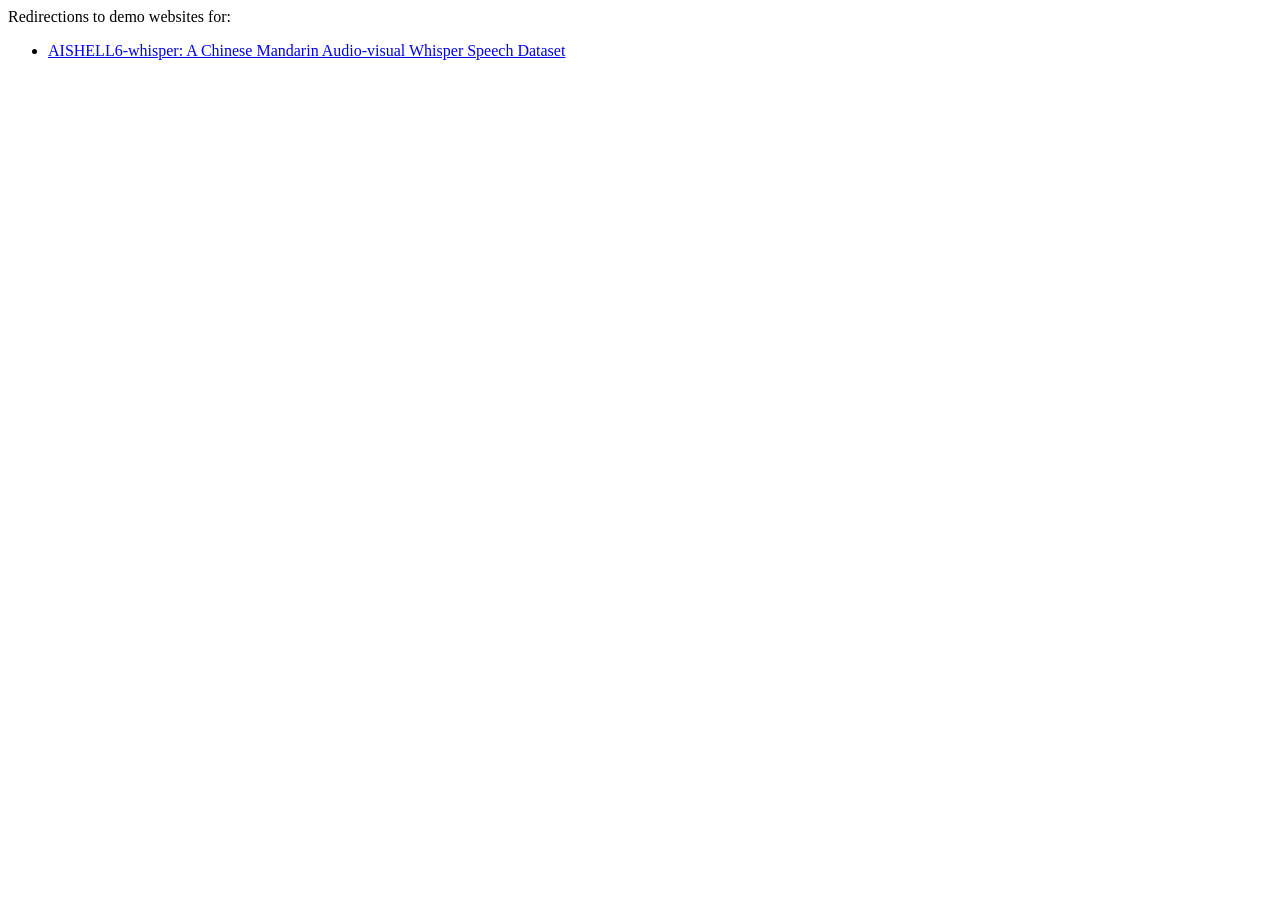
<file: index.html>
<!-- a simple redirect to AISHELL6-Whisper's showcase page, this url may change to other things should the need arises. -->
<html>
    <p>
        Redirections to demo websites for: 
        <ul>
            <li>
                <a href="AISHELL6-Whisper/index.html">AISHELL6-whisper: A Chinese Mandarin Audio-visual Whisper Speech Dataset</a>
            </li>
        </ul>
    </p>
<!-- <script>
    window.location.href="aishell3v2/index.html"
</script> -->
</html>
</file>
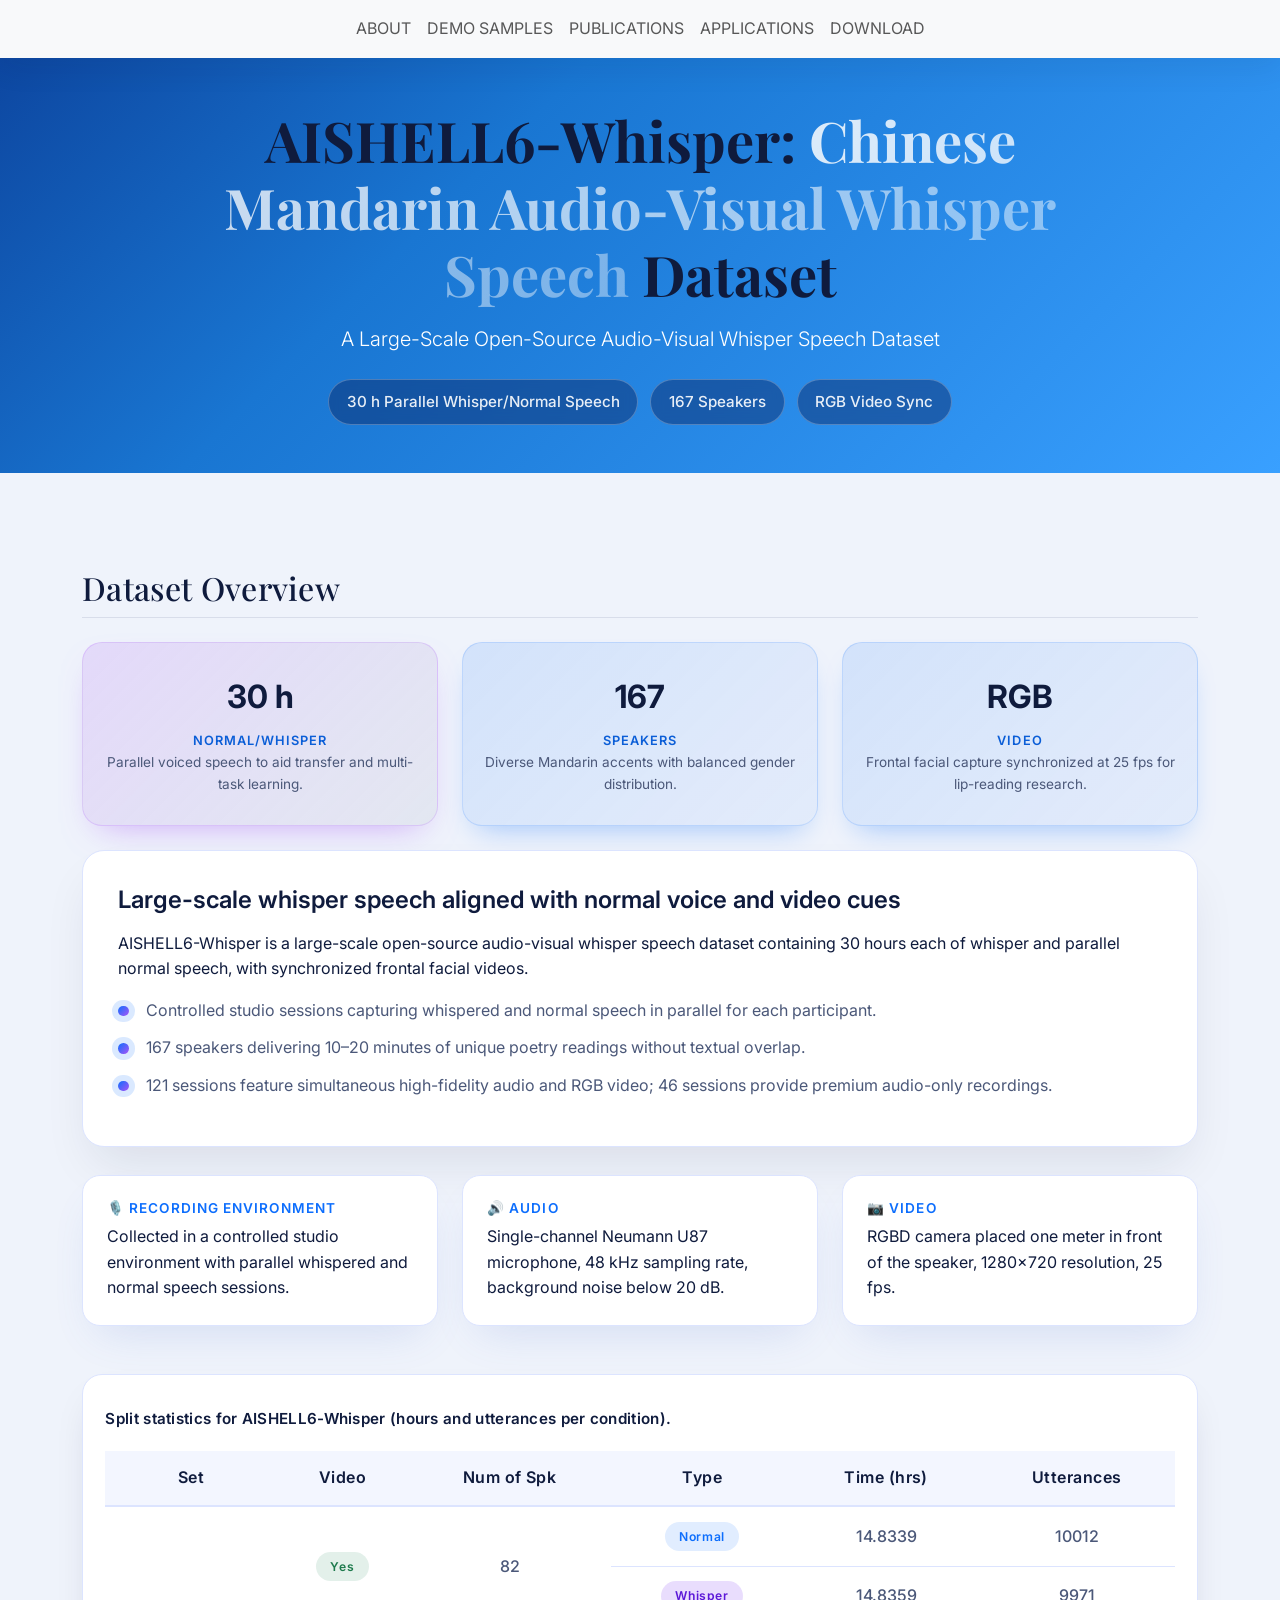
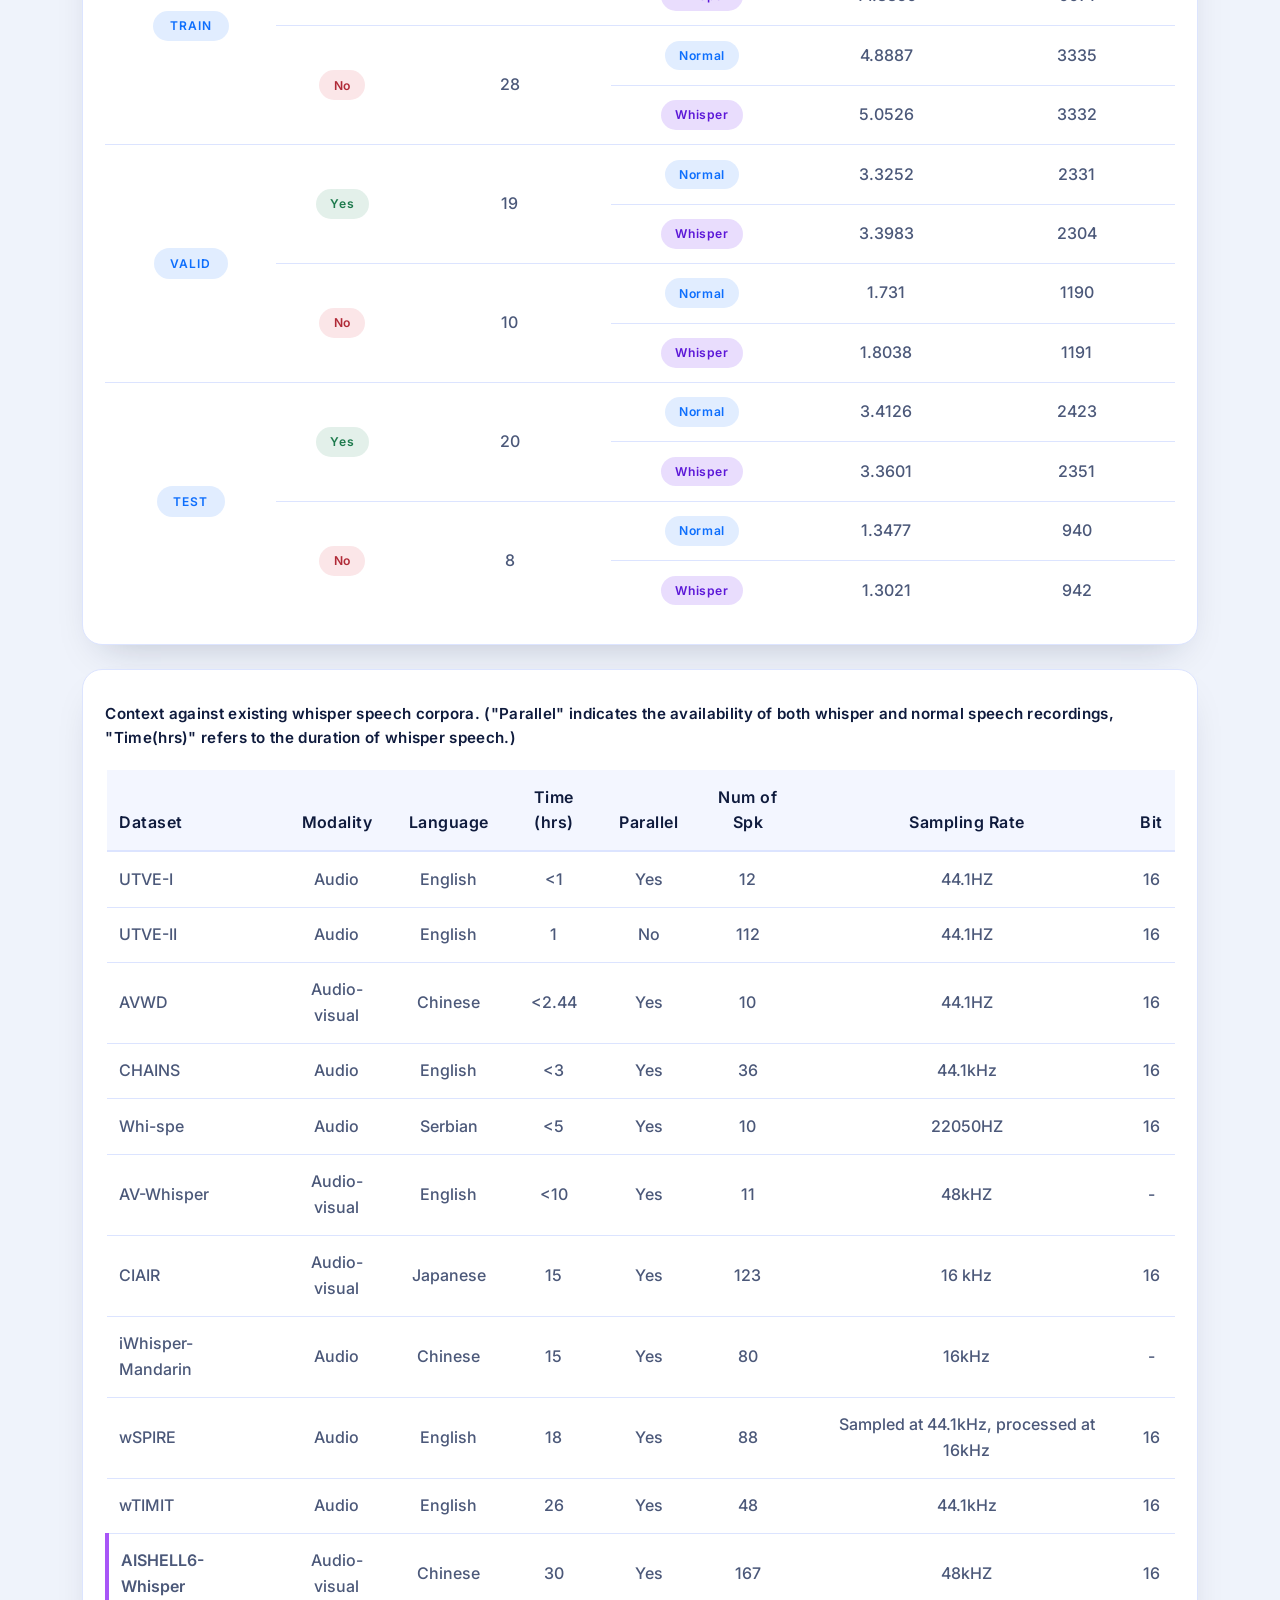
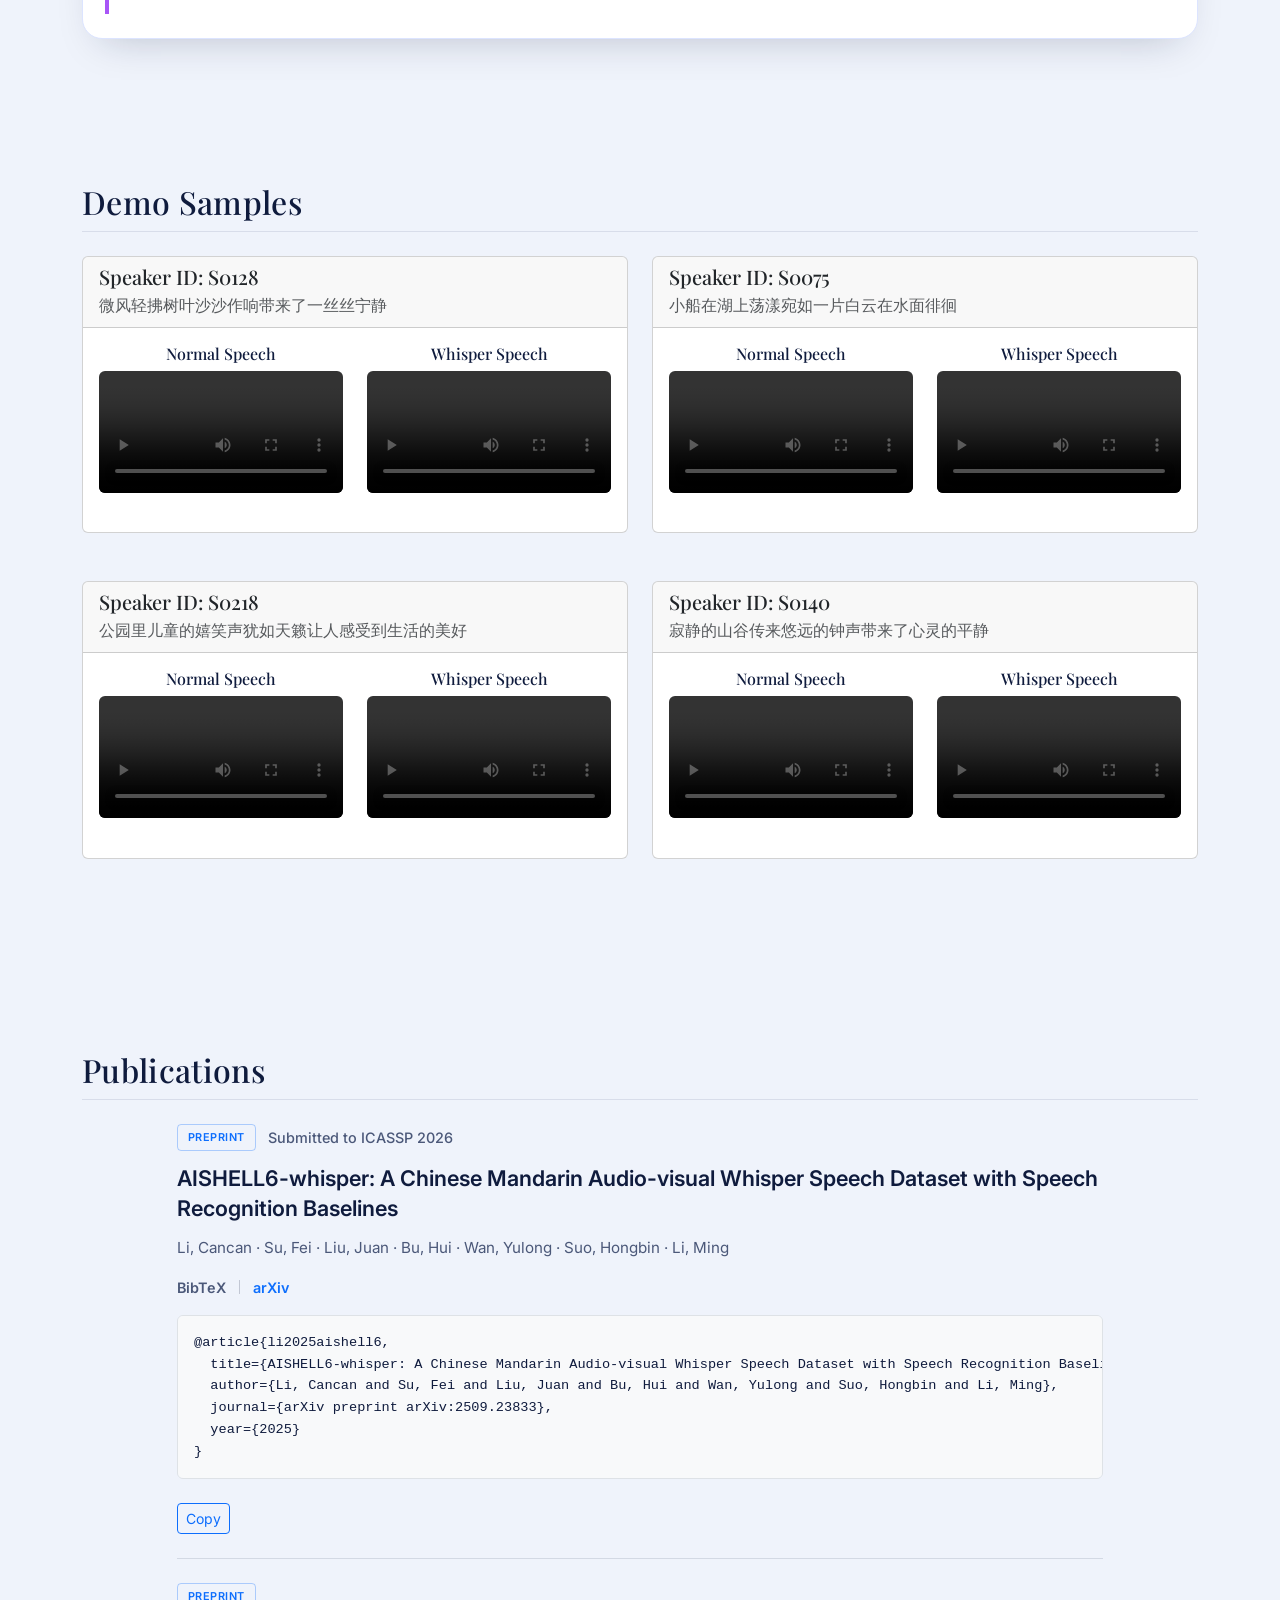
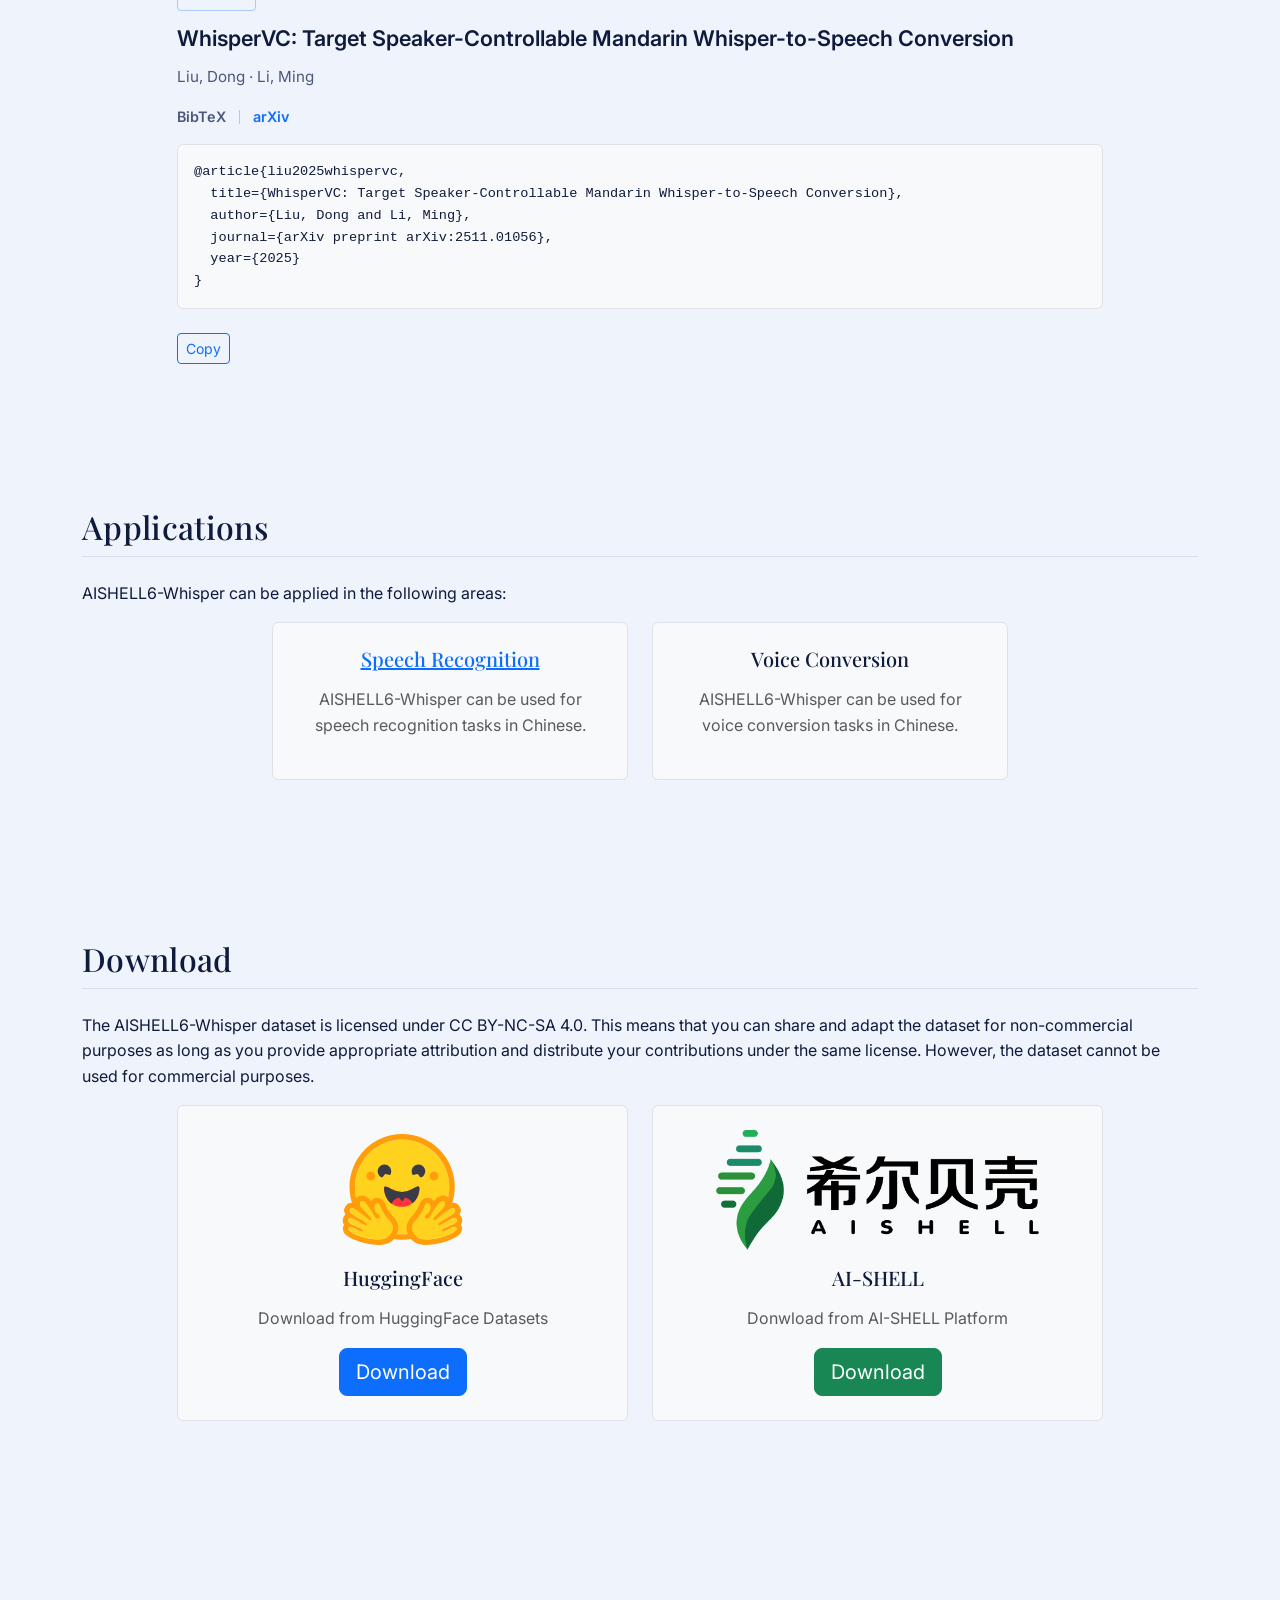
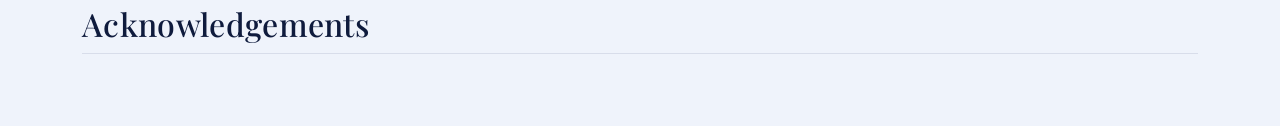
<file: AISHELL6-Whisper/index.html>
<!DOCTYPE html>
<html>

<head>
  <meta charset="utf-8">
  <meta name="description"
    content="A Chinese Mandarin Audio-visual WHISPER SPEECH Dataset with Speech Recognition Baselines">
  <meta name="keywords" content="AISHELL6-Whisper, Whispered Speech Recognition, Audio-visual Speech Recognition">
  <meta name="viewport" content="width=device-width, initial-scale=1">
  <title>AISHELL6-Whisper: A Chinese Mandarin Audio-visual WHISPER SPEECH Dataset</title>

  <script>
    var _hmt = _hmt || [];
    (function () {
      var hm = document.createElement("script");
      hm.src = "https://hm.baidu.com/hm.js?31b1db006c00e387bfb0877c38e2cbf2";
      var s = document.getElementsByTagName("script")[0];
      s.parentNode.insertBefore(hm, s);
    })();
  </script>

  <link rel="preconnect" href="https://fonts.googleapis.com">
  <link rel="preconnect" href="https://fonts.gstatic.com" crossorigin>
  <link
    href="https://fonts.googleapis.com/css2?family=Inter:wght@400;500;600;700&family=Playfair+Display:wght@600&display=swap"
    rel="stylesheet">
  <link
    href="https://cdn.jsdelivr.net/npm/bootstrap@5.3.3/dist/css/bootstrap.min.css"
    rel="stylesheet"
    integrity="sha384-QWTKZyjpPEjISv5WaRU9OFeRpok6YctnYmDr5pNlyT2bRjXh0JMhjY6hW+ALEwIH"
    crossorigin="anonymous">
  <script
    src="https://cdn.jsdelivr.net/npm/bootstrap@5.3.3/dist/js/bootstrap.bundle.min.js"
    integrity="sha384-YvpcrYf0tY3lHB60NNkmXc5s9fDVZLESaAA55NDzOxhy9GkcIdslK1eN7N6jIeHz"
    crossorigin="anonymous"></script>
    <link rel="stylesheet" href="./static/css/index.css">
</head>

<body>
  <nav class="navbar navbar-expand-lg bg-light sticky-top" id="mainNav">
    <div class="container">
      <button class="navbar-toggler" type="button" data-bs-toggle="collapse" data-bs-target="#navbarResponsive"
        aria-controls="navbarResponsive" aria-expanded="false" aria-label="Toggle navigation">
        <span class="navbar-toggler-icon"></span>
      </button>
      <div class="collapse navbar-collapse justify-content-center" id="navbarResponsive">
        <ul class="navbar-nav text-uppercase">
          <li class="nav-item">
            <a class="nav-link" href="#section1">About</a>
          </li>
          <li class="nav-item">
            <a class="nav-link" href="#section2">Demo Samples</a>
          </li>
          <li class="nav-item">
            <a class="nav-link" href="#section3">Publications</a>
          </li>
          <li class="nav-item">
            <a class="nav-link" href="#section4">Applications</a>
          </li>
          <li class="nav-item">
            <a class="nav-link" href="#section5">Download</a>
          </li>
        </ul>
      </div>
    </div>
  </nav>

  <main id="content">
    <section class="bg-gradient-primary py-5">
      <div class="container">
        <div class="row justify-content-center">
          <div class="col-md-10 text-center">
            <h1 class="display-4 fw-bold mb-3">
              AISHELL6-Whisper:
              <span class="text-highlight">Chinese Mandarin Audio-Visual Whisper Speech</span> Dataset
            </h1>
            <p class="lead fs-5 mb-4">
              A Large-Scale Open-Source Audio-Visual Whisper Speech Dataset
            </p>
            <div class="d-flex flex-wrap justify-content-center hero-badges mt-3">
              <span class="hero-badge">30 h Parallel Whisper/Normal Speech</span>
              <span class="hero-badge">167 Speakers</span>
              <span class="hero-badge">RGB Video Sync</span>
            </div>
          </div>
        </div>
      </div>
    </section>

    <section class="py-5">
      <div class="container">
        <h2 class="section-heading mb-4" id="section1">Dataset Overview</h2>

        <div class="row g-4 align-items-stretch mb-4 justify-content-center">
          <div class="col-12 col-sm-6 col-md-4">
            <div class="stat-card stat-card--accent h-100 text-center">
              <span class="stat-value">30 h</span>
              <span class="stat-label">Normal/Whisper</span>
              <p class="stat-desc mb-0">Parallel voiced speech to aid transfer and multi-task learning.</p>
            </div>
          </div>
          <div class="col-12 col-sm-6 col-md-4">
            <div class="stat-card h-100 text-center">
              <span class="stat-value">167</span>
              <span class="stat-label">Speakers</span>
              <p class="stat-desc mb-0">Diverse Mandarin accents with balanced gender distribution.</p>
            </div>
          </div>
          <div class="col-12 col-sm-6 col-md-4">
            <div class="stat-card h-100 text-center">
              <span class="stat-value">RGB</span>
              <span class="stat-label">Video</span>
              <p class="stat-desc mb-0">Frontal facial capture synchronized at 25 fps for lip-reading research.</p>
            </div>
          </div>
        </div>

        <div class="row g-4 align-items-stretch">
          <div class="col-lg-12">
            <div class="info-panel h-100">
              <h3 class="fw-semibold mb-3">Large-scale whisper speech aligned with normal voice and video cues</h3>
              <p class="mb-3">
                AISHELL6-Whisper is a large-scale open-source audio-visual whisper speech dataset containing 30 hours
                each of whisper and parallel normal speech, with synchronized frontal facial videos.
              </p>
              <ul class="info-list">
                <li>Controlled studio sessions capturing whispered and normal speech in parallel for each participant.
                </li>
                <li>167 speakers delivering 10–20 minutes of unique poetry readings without textual overlap.</li>
                <li>121 sessions feature simultaneous high-fidelity audio and RGB video; 46 sessions provide premium
                  audio-only recordings.</li>
              </ul>
            </div>
          </div>

        </div>

        <div class="row g-4 mt-1">
          <div class="col-md-4">
            <div class="feature-card h-100">
              <h3 class="feature-title mb-2">🎙️ Recording environment</h3>
              <p class="mb-0">Collected in a controlled studio environment with parallel whispered and normal speech
                sessions.</p>
            </div>
          </div>
          <div class="col-md-4">
            <div class="feature-card h-100">
              <h3 class="feature-title mb-2">🔊 Audio</h3>
              <p class="mb-0">Single-channel Neumann U87 microphone, 48 kHz sampling rate, background noise below 20 dB.
              </p>
            </div>
          </div>
          <div class="col-md-4">
            <div class="feature-card h-100">
              <h3 class="feature-title mb-2">📷 Video</h3>
              <p class="mb-0">RGBD camera placed one meter in front of the speaker, 1280×720 resolution, 25 fps.</p>
            </div>
          </div>
        </div>

        <div class="table-area mt-5">
          <div class="table-responsive">
            <table class="table table-custom align-middle text-center mb-0">
              <caption class="table-caption">Split statistics for AISHELL6-Whisper (hours and utterances per condition).
              </caption>
              <thead>
                <tr>
                  <th>Set</th>
                  <th>Video</th>
                  <th>Num of Spk</th>
                  <th>Type</th>
                  <th>Time (hrs)</th>
                  <th>Utterances</th>
                </tr>
              </thead>
              <tbody>
                <tr>
                  <td rowspan="4"><span class="table-badge">Train</span></td>
                  <td rowspan="2"><span class="table-pill table-pill--yes">Yes</span></td>
                  <td rowspan="2">82</td>
                  <td><span class="table-pill table-pill--normal">Normal</span></td>
                  <td>14.8339</td>
                  <td>10012</td>
                </tr>
                <tr>
                  <td><span class="table-pill table-pill--whisper">Whisper</span></td>
                  <td>14.8359</td>
                  <td>9971</td>
                </tr>
                <tr>
                  <td rowspan="2"><span class="table-pill table-pill--no">No</span></td>
                  <td rowspan="2">28</td>
                  <td><span class="table-pill table-pill--normal">Normal</span></td>
                  <td>4.8887</td>
                  <td>3335</td>
                </tr>
                <tr>
                  <td><span class="table-pill table-pill--whisper">Whisper</span></td>
                  <td>5.0526</td>
                  <td>3332</td>
                </tr>
                <tr>
                  <td rowspan="4"><span class="table-badge">Valid</span></td>
                  <td rowspan="2"><span class="table-pill table-pill--yes">Yes</span></td>
                  <td rowspan="2">19</td>
                  <td><span class="table-pill table-pill--normal">Normal</span></td>
                  <td>3.3252</td>
                  <td>2331</td>
                </tr>
                <tr>
                  <td><span class="table-pill table-pill--whisper">Whisper</span></td>
                  <td>3.3983</td>
                  <td>2304</td>
                </tr>
                <tr>
                  <td rowspan="2"><span class="table-pill table-pill--no">No</span></td>
                  <td rowspan="2">10</td>
                  <td><span class="table-pill table-pill--normal">Normal</span></td>
                  <td>1.731</td>
                  <td>1190</td>
                </tr>
                <tr>
                  <td><span class="table-pill table-pill--whisper">Whisper</span></td>
                  <td>1.8038</td>
                  <td>1191</td>
                </tr>
                <tr>
                  <td rowspan="4"><span class="table-badge">Test</span></td>
                  <td rowspan="2"><span class="table-pill table-pill--yes">Yes</span></td>
                  <td rowspan="2">20</td>
                  <td><span class="table-pill table-pill--normal">Normal</span></td>
                  <td>3.4126</td>
                  <td>2423</td>
                </tr>
                <tr>
                  <td><span class="table-pill table-pill--whisper">Whisper</span></td>
                  <td>3.3601</td>
                  <td>2351</td>
                </tr>
                <tr>
                  <td rowspan="2"><span class="table-pill table-pill--no">No</span></td>
                  <td rowspan="2">8</td>
                  <td><span class="table-pill table-pill--normal">Normal</span></td>
                  <td>1.3477</td>
                  <td>940</td>
                </tr>
                <tr>
                  <td><span class="table-pill table-pill--whisper">Whisper</span></td>
                  <td>1.3021</td>
                  <td>942</td>
                </tr>
              </tbody>
            </table>
          </div>
        </div>

        <div class="table-area mt-4">
          <div class="table-responsive">
            <table class="table table-custom align-middle text-center mb-0">
              <caption class="table-caption">Context against existing whisper speech corpora. ("Parallel" indicates the availability of both whisper and normal speech recordings, "Time(hrs)" refers to the duration of whisper speech.)</caption>
              <thead>
                <tr>
                  <th class="text-start">Dataset</th>
                  <th>Modality</th>
                  <th>Language</th>
                  <th>Time (hrs)</th>
                  <th>Parallel</th>
                  <th>Num of Spk</th>
                  <th>Sampling Rate</th>
                  <th>Bit</th>
                </tr>
              </thead>
              <tbody>
                <tr>
                  <td class="text-start">UTVE-I</td>
                  <td>Audio</td>
                  <td>English</td>
                  <td>&lt;1</td>
                  <td>Yes</td>
                  <td>12</td>
                  <td>44.1HZ</td>
                  <td>16</td>
                </tr>
                <tr>
                  <td class="text-start">UTVE-II</td>
                  <td>Audio</td>
                  <td>English</td>
                  <td>1</td>
                  <td>No</td>
                  <td>112</td>
                  <td>44.1HZ</td>
                  <td>16</td>
                </tr>
                <tr>
                  <td class="text-start">AVWD</td>
                  <td>Audio-visual</td>
                  <td>Chinese</td>
                  <td>&lt;2.44</td>
                  <td>Yes</td>
                  <td>10</td>
                  <td>44.1HZ</td>
                  <td>16</td>
                </tr>
                <tr>
                  <td class="text-start">CHAINS</td>
                  <td>Audio</td>
                  <td>English</td>
                  <td>&lt;3</td>
                  <td>Yes</td>
                  <td>36</td>
                  <td>44.1kHz</td>
                  <td>16</td>
                </tr>
                <tr>
                  <td class="text-start">Whi-spe</td>
                  <td>Audio</td>
                  <td>Serbian</td>
                  <td>&lt;5</td>
                  <td>Yes</td>
                  <td>10</td>
                  <td>22050HZ</td>
                  <td>16</td>
                </tr>
                <tr>
                  <td class="text-start">AV-Whisper</td>
                  <td>Audio-visual</td>
                  <td>English</td>
                  <td>&lt;10</td>
                  <td>Yes</td>
                  <td>11</td>
                  <td>48kHZ</td>
                  <td>-</td>
                </tr>
                <tr>
                  <td class="text-start">CIAIR</td>
                  <td>Audio-visual</td>
                  <td>Japanese</td>
                  <td>15</td>
                  <td>Yes</td>
                  <td>123</td>
                  <td>16 kHz</td>
                  <td>16</td>
                </tr>
                <tr>
                  <td class="text-start">iWhisper-Mandarin</td>
                  <td>Audio</td>
                  <td>Chinese</td>
                  <td>15</td>
                  <td>Yes</td>
                  <td>80</td>
                  <td>16kHz</td>
                  <td>-</td>
                </tr>
                <tr>
                  <td class="text-start">wSPIRE</td>
                  <td>Audio</td>
                  <td>English</td>
                  <td>18</td>
                  <td>Yes</td>
                  <td>88</td>
                  <td>Sampled at 44.1kHz, processed at 16kHz</td>
                  <td>16</td>
                </tr>
                <tr>
                  <td class="text-start">wTIMIT</td>
                  <td>Audio</td>
                  <td>English</td>
                  <td>26</td>
                  <td>Yes</td>
                  <td>48</td>
                  <td>44.1kHz</td>
                  <td>16</td>
                </tr>
                <tr class="table-focus">
                  <td class="text-start fw-semibold">AISHELL6-Whisper</td>
                  <td>Audio-visual</td>
                  <td>Chinese</td>
                  <td>30</td>
                  <td>Yes</td>
                  <td>167</td>
                  <td>48kHZ</td>
                  <td>16</td>
                </tr>
              </tbody>
            </table>
          </div>
        </div>
      </div>
    </section>

    <section class="py-5">
      <div class="container">
        <h2 class="section-heading mb-4" id="section2">Demo Samples</h2>

        <div class="row">
          <!-- S0128 Sample -->
          <div class="col-lg-6 mb-5">
            <div class="card h-100">
              <div class="card-header">
                <h5 class="card-title mb-1">Speaker ID: S0128</h5>
                <p class="text-muted mb-0">微风轻拂树叶沙沙作响带来了一丝丝宁静</p>
              </div>
              <div class="card-body">
                <div class="row">
                  <div class="col-md-6 mb-3">
                    <h6 class="text-center">Normal Speech</h6>
                    <div class="video-container text-center">
                      <video controls class="w-100 rounded" style="max-height: 200px; background: #f8f9fa;"
                            preload="metadata"
                            playsinline>
                        <source src="media/S0128_normal_av.mp4" type="video/mp4">
                        Your browser does not support the video tag.
                      </video>
                    </div>
                  </div>
                  <div class="col-md-6 mb-3">
                    <h6 class="text-center">Whisper Speech</h6>
                    <div class="video-container text-center">
                      <video controls class="w-100 rounded" style="max-height: 200px; background: #f8f9fa;"
                            preload="metadata"
                            playsinline>
                        <source src="media/S0128_whisper_av.mp4" type="video/mp4">
                        Your browser does not support the video tag.
                      </video>
                    </div>
                  </div>
                </div>
              </div>
            </div>
          </div>
          
          <!-- S0075 Sample -->
          <div class="col-lg-6 mb-5">
            <div class="card h-100">
              <div class="card-header">
                <h5 class="card-title mb-1">Speaker ID: S0075</h5>
                <p class="text-muted mb-0">小船在湖上荡漾宛如一片白云在水面徘徊</p>
              </div>
              <div class="card-body">
                <div class="row">
                  <div class="col-md-6 mb-3">
                    <h6 class="text-center">Normal Speech</h6>
                    <div class="video-container text-center">
                      <video controls class="w-100 rounded" style="max-height: 200px; background: #f8f9fa;"
                            preload="metadata"
                            playsinline>
                        <source src="media/S0075_normal_av.mp4" type="video/mp4">
                        Your browser does not support the video tag.
                      </video>
                    </div>
                  </div>
                  <div class="col-md-6 mb-3">
                    <h6 class="text-center">Whisper Speech</h6>
                    <div class="video-container text-center">
                      <video controls class="w-100 rounded" style="max-height: 200px; background: #f8f9fa;"
                            preload="metadata"
                            playsinline>
                        <source src="media/S0075_whisper_av.mp4" type="video/mp4">
                        Your browser does not support the video tag.
                      </video>
                    </div>
                  </div>
                </div>
              </div>
            </div>
          </div>
          
          <!-- S0218 Sample -->
          <div class="col-lg-6 mb-5">
            <div class="card h-100">
              <div class="card-header">
                <h5 class="card-title mb-1">Speaker ID: S0218</h5>
                <p class="text-muted mb-0">公园里儿童的嬉笑声犹如天籁让人感受到生活的美好</p>
              </div>
              <div class="card-body">
                <div class="row">
                  <div class="col-md-6 mb-3">
                    <h6 class="text-center">Normal Speech</h6>
                    <div class="video-container text-center">
                      <video controls class="w-100 rounded" style="max-height: 200px; background: #f8f9fa;"
                            preload="metadata"
                            playsinline>
                        <source src="media/S0218_normal_av.mp4" type="video/mp4">
                        Your browser does not support the video tag.
                      </video>
                    </div>
                  </div>
                  <div class="col-md-6 mb-3">
                    <h6 class="text-center">Whisper Speech</h6>
                    <div class="video-container text-center">
                      <video controls class="w-100 rounded" style="max-height: 200px; background: #f8f9fa;"
                            preload="metadata"
                            playsinline>
                        <source src="media/S0218_whisper_av.mp4" type="video/mp4">
                        Your browser does not support the video tag.
                      </video>
                    </div>
                  </div>
                </div>
              </div>
            </div>
          </div>
          
          <!-- S0140 Sample -->
          <div class="col-lg-6 mb-5">
            <div class="card h-100">
              <div class="card-header">
                <h5 class="card-title mb-1">Speaker ID: S0140</h5>
                <p class="text-muted mb-0">寂静的山谷传来悠远的钟声带来了心灵的平静</p>
              </div>
              <div class="card-body">
                <div class="row">
                  <div class="col-md-6 mb-3">
                    <h6 class="text-center">Normal Speech</h6>
                    <div class="video-container text-center">
                      <video controls class="w-100 rounded" style="max-height: 200px; background: #f8f9fa;"
                            preload="metadata"
                            playsinline>
                        <source src="media/S0140_normal_av.mp4" type="video/mp4">
                        Your browser does not support the video tag.
                      </video>
                    </div>
                  </div>
                  <div class="col-md-6 mb-3">
                    <h6 class="text-center">Whisper Speech</h6>
                    <div class="video-container text-center">
                      <video controls class="w-100 rounded" style="max-height: 200px; background: #f8f9fa;"
                            preload="metadata"
                            playsinline>
                        <source src="media/S0140_whisper_av.mp4" type="video/mp4">
                        Your browser does not support the video tag.
                      </video>
                    </div>
                  </div>
                </div>
              </div>
            </div>
          </div>
        </div>
      </div>
    </section>


    <section class="py-5">
      <div class="container">
        <h2 class="section-heading mb-4" id="section3">Publications</h2>
        <div class="row justify-content-center">
          <div class="col-lg-10">
            <article class="publication-card">
              <div class="publication-header">
                <span class="publication-badge">Preprint</span>
                <span class="publication-venue">Submitted to ICASSP 2026</span>
              </div>
              <h3 class="publication-title">
                <a href="https://arxiv.org/abs/2509.23833" target="_blank" rel="noopener">AISHELL6-whisper: A Chinese
                  Mandarin Audio-visual Whisper Speech Dataset with Speech Recognition Baselines</a>
              </h3>
              <p class="publication-authors mb-0">
                Li, Cancan · Su, Fei · Liu, Juan · Bu, Hui · Wan, Yulong · Suo, Hongbin · Li, Ming
              </p>
              <div class="publication-links">
                <a class="publication-link publication-link--muted" role="button" onclick="showBibtex('bibtex1')">BibTeX</a>
                <span class="publication-divider" aria-hidden="true"></span>
                <a class="publication-link" href="https://arxiv.org/abs/2509.23833" target="_blank"
                  rel="noopener">arXiv</a>
              </div>
              <div id="bibtex1" class="mt-3" style="display: block;">
                <pre class="p-3 border rounded bg-light" style="font-size: 0.85rem; background-color: #f8f9fa !important;">
@article{li2025aishell6,
  title={AISHELL6-whisper: A Chinese Mandarin Audio-visual Whisper Speech Dataset with Speech Recognition Baselines},
  author={Li, Cancan and Su, Fei and Liu, Juan and Bu, Hui and Wan, Yulong and Suo, Hongbin and Li, Ming},
  journal={arXiv preprint arXiv:2509.23833},
  year={2025}
}</pre>
                <button class="btn btn-sm btn-outline-primary mt-2" onclick="copyBibtex('bibtex1')">Copy</button>
              </div>

            </article>
            <article class="publication-card mt-4">
              <div class="publication-header">
                <span class="publication-badge">Preprint</span>
              </div>
              <h3 class="publication-title">
                <a href="https://arxiv.org/abs/2511.01056" target="_blank" rel="noopener">WhisperVC: Target Speaker-Controllable Mandarin Whisper-to-Speech Conversion</a>
              </h3>
              <p class="publication-authors mb-0">
                Liu, Dong · Li, Ming
              </p>
              <div class="publication-links">
                <a class="publication-link publication-link--muted" role="button" onclick="showBibtex('bibtex2')">BibTeX</a>
                <span class="publication-divider" aria-hidden="true"></span>
                <a class="publication-link" href="https://arxiv.org/abs/2511.01056" target="_blank"
                  rel="noopener">arXiv</a>
              </div>
              <div id="bibtex2" class="mt-3" style="display: block;">
                <pre class="p-3 border rounded bg-light" style="font-size: 0.85rem; background-color: #f8f9fa !important;">
@article{liu2025whispervc,
  title={WhisperVC: Target Speaker-Controllable Mandarin Whisper-to-Speech Conversion},
  author={Liu, Dong and Li, Ming},
  journal={arXiv preprint arXiv:2511.01056},
  year={2025}
}</pre>
                <button class="btn btn-sm btn-outline-primary mt-2" onclick="copyBibtex('bibtex2')">Copy</button>
              </div>
            </article>
          </div>
        </div>
      </div>
    </section>

    <script>
    function showBibtex(id) {
      const bibtexContent = document.getElementById(id);
      if (bibtexContent.style.display === 'none') {
        bibtexContent.style.display = 'block';
      } else {
        bibtexContent.style.display = 'none';
      }
    }

    function copyBibtex(id) {
      const bibtexElement = document.querySelector(`#${id} pre`);
      const bibtex = bibtexElement.textContent;
      navigator.clipboard.writeText(bibtex).then(() => {
        alert('BibTeX copied to clipboard!');
      });
    }
    </script>

    <section class="py-5">
      <div class="container">
        <h2 class="section-heading mb-4" id="section4">Applications</h2>
        <p>AISHELL6-Whisper can be applied in the following areas:</p>
        <div class="row g-4 justify-content-center">

          <div class="col-md-4 mb-3">
            <div class="application-card p-4 border rounded text-center"
              style="background-color: #f8f9fa; border: 2px solid #e9ecef;">
              <h5 class="mb-3"><a href="https://github.com/zutm/AISHELL6-Whisper_baseline" target="_blank">Speech
                  Recognition</a></h5>
              <p class="text-muted mb-3">AISHELL6-Whisper can be used for speech recognition tasks in Chinese.</p>
            </div>
          </div>

          <div class="col-md-4 mb-3">
        <div class="application-card p-4 border rounded text-center"
          style="background-color: #f8f9fa; border: 2px solid #e9ecef;">
          <h5 class="mb-3">Voice Conversion</h5>
          <p class="text-muted mb-3">AISHELL6-Whisper can be used for voice conversion tasks in Chinese.</p>
        </div>
      </div>

        </div>
      </div>
    </section>

   <!--
    <section class="py-5 bg-light">
      <div class="container">
        <h2 class="section-heading mb-4">Citation</h2>
        <div class="citation-card p-4 border rounded" style="background-color: white; border: 1px solid #dee2e6;">
          <pre style="font-family: 'Courier New', monospace; font-size: 0.9rem; margin: 0;">
    @article{li2025aishell6,
      title={AISHELL6-whisper: A Chinese Mandarin Audio-visual Whisper Speech Dataset with Speech Recognition Baselines},
      author={Li, Cancan and Su, Fei and Liu, Juan and Bu, Hui and Wan, Yulong and Suo, Hongbin and Li, Ming},
      journal={arXiv preprint arXiv:2509.23833},
      year={2025}
    }</pre>
    </section>
    -->
    

    <section class="py-5">
      <div class="container">
        <h2 class="section-heading mb-4" id="section5">Download</h2>
        <p>The AISHELL6-Whisper dataset is licensed under CC BY-NC-SA 4.0. This means that you can share and adapt the
          dataset for non-commercial purposes as long as you provide appropriate attribution and distribute your
          contributions under the same license. However, the dataset cannot be used for commercial purposes. </p>
        <div class="row g-4 align-items-stretch mb-4 justify-content-center">
          <div class="col-md-5 mb-3">
            <div class="download-card p-4 border rounded text-center"
              style="background-color: #f8f9fa; border: 2px solid #e9ecef;">
              <div class="mb-3">
                <img src="static/images/huggingface_logo-noborder.svg" alt="Huggingface"
                  style="height: 120px; width: auto">
              </div>
              <h5 class="mb-3">HuggingFace</h5>
              <p class="text-muted mb-3">Download from HuggingFace Datasets</p>
              <a href="https://huggingface.co/datasets/SMIIP-lab/AISHELL6-Whisper" target="_blank" class="btn btn-primary btn-lg">
                <i class="fas fa-download"></i> Download
              </a>
            </div>
          </div>
          <div class="col-md-5 mb-3">
            <div class="download-card p-4 border rounded text-center"
              style="background-color: #f8f9fa; border: 2px solid #e9ecef;">
              <div class="mb-3">
                <img src="static/images/AISHELL.png" alt="AI-SHELL Logo" style="height: 120px; width: auto;">
              </div>
              <h5 class="mb-3">AI-SHELL</h5>
              <p class="text-muted mb-3">Donwload from AI-SHELL Platform</p>
              <a href="https://aishelltech.com/" target="_blank" class="btn btn-success btn-lg">
                <i class="fas fa-download"></i> Download
              </a>
            </div>
          </div>
        </div>
      </div>
    </section>

    <section class="py-5">
      <div class="container">
        <h2 class="section-heading mb-4" id="section2">Acknowledgements</h2>

  </main>
</body>

</html>
</file>
<file: AISHELL6-Whisper/static/css/index.css>
:root {
  --primary-500: #0d6efd;
  --primary-600: #0b5ed7;
  --accent-500: #a855f7;
  --neutral-900: #0f1b3d;
  --neutral-600: #4b5879;
  --surface: #ffffff;
  --surface-soft: #f3f6ff;
  --border-soft: #dce4ff;
}

body {
  font-family: 'Inter', 'Helvetica Neue', Arial, sans-serif;
  background-color: #eff3fb;
  color: var(--neutral-900);
  line-height: 1.6;
}

h1,
h2,
h3,
h4,
h5,
h6 {
  font-family: 'Playfair Display', 'Times New Roman', serif;
  color: var(--neutral-900);
}

nav.navbar {
  backdrop-filter: blur(12px);
  box-shadow: 0 10px 30px rgba(15, 27, 61, 0.08);
}

.bg-gradient-primary {
  background: linear-gradient(135deg, #0d47a1 0%, #1976d2 35%, #39a0ff 100%);
  color: white;
}

.hero-eyebrow {
  display: inline-block;
  letter-spacing: 0.2em;
  font-size: 0.75rem;
  font-weight: 600;
  text-transform: uppercase;
  color: rgba(255, 255, 255, 0.8);
  margin-bottom: 0.75rem;
}

.text-highlight {
  background: linear-gradient(120deg, rgba(255, 255, 255, 0.85) 0%, rgba(255, 255, 255, 0.4) 100%);
  -webkit-background-clip: text;
  -webkit-text-fill-color: transparent;
  background-clip: text;
}

.hero-badges {
  gap: 0.75rem;
}

.hero-badge {
  display: inline-flex;
  align-items: center;
  gap: 0.5rem;
  padding: 0.6rem 1.1rem;
  border-radius: 999px;
  border: 1px solid rgba(255, 255, 255, 0.25);
  background: rgba(10, 36, 99, 0.45);
  color: rgba(255, 255, 255, 0.9);
  font-weight: 500;
  font-size: 0.95rem;
  backdrop-filter: blur(6px);
}

.section-heading {
  margin-top: 1.5em;
  padding-bottom: 0.3em;
  border-bottom: 1px solid rgba(13, 34, 84, 0.1);
  letter-spacing: 0.01em;
}

.info-panel {
  background: var(--surface);
  border-radius: 22px;
  padding: 2.2rem;
  border: 1px solid var(--border-soft);
  box-shadow: 0 25px 50px -12px rgba(15, 27, 61, 0.1);
}

.mini-title {
  font-size: 0.8rem;
  font-weight: 600;
  letter-spacing: 0.15em;
  color: var(--primary-500);
}

.info-panel h3 {
  font-family: 'Inter', 'Helvetica Neue', Arial, sans-serif;
  font-weight: 600;
  font-size: 1.5rem;
  margin-bottom: 1rem;
}

.info-list {
  list-style: none;
  padding-left: 0;
  margin-bottom: 0;
}

.info-list li {
  position: relative;
  padding-left: 1.75rem;
  margin-bottom: 0.75rem;
  color: var(--neutral-600);
}

.info-list li::before {
  content: '';
  position: absolute;
  height: 0.65rem;
  width: 0.65rem;
  border-radius: 50%;
  background: linear-gradient(135deg, var(--primary-500), var(--accent-500));
  left: 0;
  top: 0.5rem;
  box-shadow: 0 0 0 6px rgba(13, 110, 253, 0.15);
}

.stat-card {
  background: linear-gradient(135deg, rgba(13, 110, 253, 0.12) 0%, rgba(13, 110, 253, 0.05) 100%);
  border-radius: 20px;
  padding: 1.8rem 1.2rem;
  border: 1px solid rgba(13, 110, 253, 0.16);
  color: var(--neutral-900);
  box-shadow: 0 15px 30px -15px rgba(13, 110, 253, 0.4);
}

.stat-card--accent {
  background: linear-gradient(135deg, rgba(168, 85, 247, 0.16) 0%, rgba(15, 27, 61, 0.05) 100%);
  border: 1px solid rgba(168, 85, 247, 0.2);
  box-shadow: 0 15px 35px -18px rgba(168, 85, 247, 0.55);
}

.stat-value {
  font-size: 2rem;
  font-weight: 700;
  margin-bottom: 0.25rem;
  display: block;
}

.stat-label {
  font-weight: 600;
  text-transform: uppercase;
  letter-spacing: 0.08em;
  font-size: 0.8rem;
  color: var(--primary-600);
}

.stat-desc {
  font-size: 0.85rem;
  color: var(--neutral-600);
}

.feature-card {
  background: var(--surface);
  border-radius: 18px;
  padding: 1.5rem;
  border: 1px solid var(--border-soft);
  box-shadow: 0 20px 45px -18px rgba(79, 114, 205, 0.2);
  height: 100%;
}

.feature-title {
  font-family: 'Inter', 'Helvetica Neue', Arial, sans-serif;
  font-weight: 600;
  text-transform: uppercase;
  letter-spacing: 0.08em;
  font-size: 0.85rem;
  color: var(--primary-500);
  margin-bottom: 0.75rem;
}

.table-area {
  background: var(--surface);
  border-radius: 20px;
  border: 1px solid var(--border-soft);
  box-shadow: 0 18px 38px -20px rgba(15, 27, 61, 0.25);
  padding: 1.5rem 1.4rem;
}

.table-area .table {
  margin-bottom: 0;
}

.table-custom {
  border-collapse: collapse;
  width: 100%;
}

.table-custom thead th {
  border-bottom: 2px solid var(--border-soft);
  background: var(--surface-soft);
  color: var(--neutral-900);
  font-weight: 600;
  letter-spacing: 0.03em;
  padding: 0.9rem 0.75rem;
}

.table-custom tbody tr {
  transition: background-color 0.2s ease;
  border-bottom: 1px solid var(--border-soft);
  background: transparent;
}

.table-custom tbody tr:hover {
  background: var(--surface-soft);
}

.table-custom tbody td {
  padding: 0.9rem 0.75rem;
  color: var(--neutral-600);
  font-weight: 500;
  vertical-align: middle;
}

.table-custom tbody tr.table-focus {
  background: rgba(168, 85, 247, 0.12);
  border-left: 4px solid var(--accent-500);
}

.table-custom tbody tr.table-focus:hover {
  background: rgba(168, 85, 247, 0.18);
}

.table-custom tbody tr:last-child {
  border-bottom: none;
}

.table-custom tbody td {
  border-bottom: none;
}

.table-custom tbody tr:last-child td {
  border-bottom: none;
}

.table-caption {
  caption-side: top;
  font-size: 0.95rem;
  font-weight: 600;
  color: var(--neutral-900);
  margin-bottom: 0.75rem;
  letter-spacing: 0.02em;
}

.table-badge {
  display: inline-block;
  padding: 0.35rem 1.05rem;
  border-radius: 999px;
  background: rgba(13, 110, 253, 0.12);
  color: var(--primary-500);
  font-weight: 600;
  letter-spacing: 0.08em;
  text-transform: uppercase;
  font-size: 0.75rem;
}

.table-pill {
  display: inline-flex;
  align-items: center;
  justify-content: center;
  padding: 0.32rem 0.9rem;
  border-radius: 999px;
  font-weight: 600;
  font-size: 0.76rem;
  letter-spacing: 0.05em;
}

.table-pill--yes {
  background: rgba(25, 135, 84, 0.12);
  color: #1e7a4d;
}

.table-pill--no {
  background: rgba(220, 53, 69, 0.12);
  color: #b02a37;
}

.table-pill--normal {
  background: rgba(13, 110, 253, 0.12);
  color: var(--primary-500);
}

.table-pill--whisper {
  background: rgba(102, 16, 242, 0.14);
  color: #5c18d8;
}

.table-responsive {
  overflow-x: auto;
}

.bg-gradient-light {
  background: linear-gradient(135deg, #e6f2ff 0%, #f0f7ff 100%);
}

/* Anchor offsets for smooth scroll */
[id] {
  scroll-margin-top: 80px;
}

.publication-card {
  padding: 0 0 1.5rem;
  border-bottom: 1px solid rgba(15, 27, 61, 0.12);
  background: transparent;
}

.publication-card:last-child {
  border-bottom: none;
  padding-bottom: 0;
}

.publication-header {
  display: flex;
  flex-wrap: wrap;
  align-items: center;
  gap: 0.75rem;
  margin-bottom: 0.75rem;
  font-family: 'Inter', 'Helvetica Neue', Arial, sans-serif;
  font-size: 0.9rem;
  color: var(--neutral-600);
}

.publication-badge {
  padding: 0.25rem 0.6rem;
  border-radius: 4px;
  border: 1px solid rgba(13, 110, 253, 0.3);
  color: var(--primary-500);
  font-weight: 600;
  letter-spacing: 0.05em;
  text-transform: uppercase;
  font-size: 0.68rem;
}

.publication-venue {
  font-weight: 500;
}

.publication-title {
  font-family: 'Inter', 'Helvetica Neue', Arial, sans-serif;
  font-weight: 600;
  font-size: 1.35rem;
  margin-bottom: 0.75rem;
  line-height: 1.4;
}

.publication-title a {
  color: var(--neutral-900);
  text-decoration: none;
}

.publication-title a:hover {
  color: var(--primary-500);
}

.publication-authors {
  font-family: 'Inter', 'Helvetica Neue', Arial, sans-serif;
  font-size: 0.95rem;
  color: var(--neutral-600);
}

.publication-links {
  display: flex;
  align-items: center;
  gap: 0.8rem;
  margin-top: 1rem;
  font-family: 'Inter', 'Helvetica Neue', Arial, sans-serif;
  font-size: 0.9rem;
}

.publication-link {
  display: inline-flex;
  align-items: center;
  gap: 0.4rem;
  color: var(--primary-500);
  font-weight: 600;
  text-decoration: none;
  transition: color 0.2s ease;
}

.publication-link:hover {
  color: var(--primary-600);
}

.publication-link--muted {
  color: var(--neutral-600);
  cursor: default;
  pointer-events: none;
}

.publication-divider {
  width: 1px;
  height: 14px;
  background: rgba(15, 27, 61, 0.2);
}
</file>
